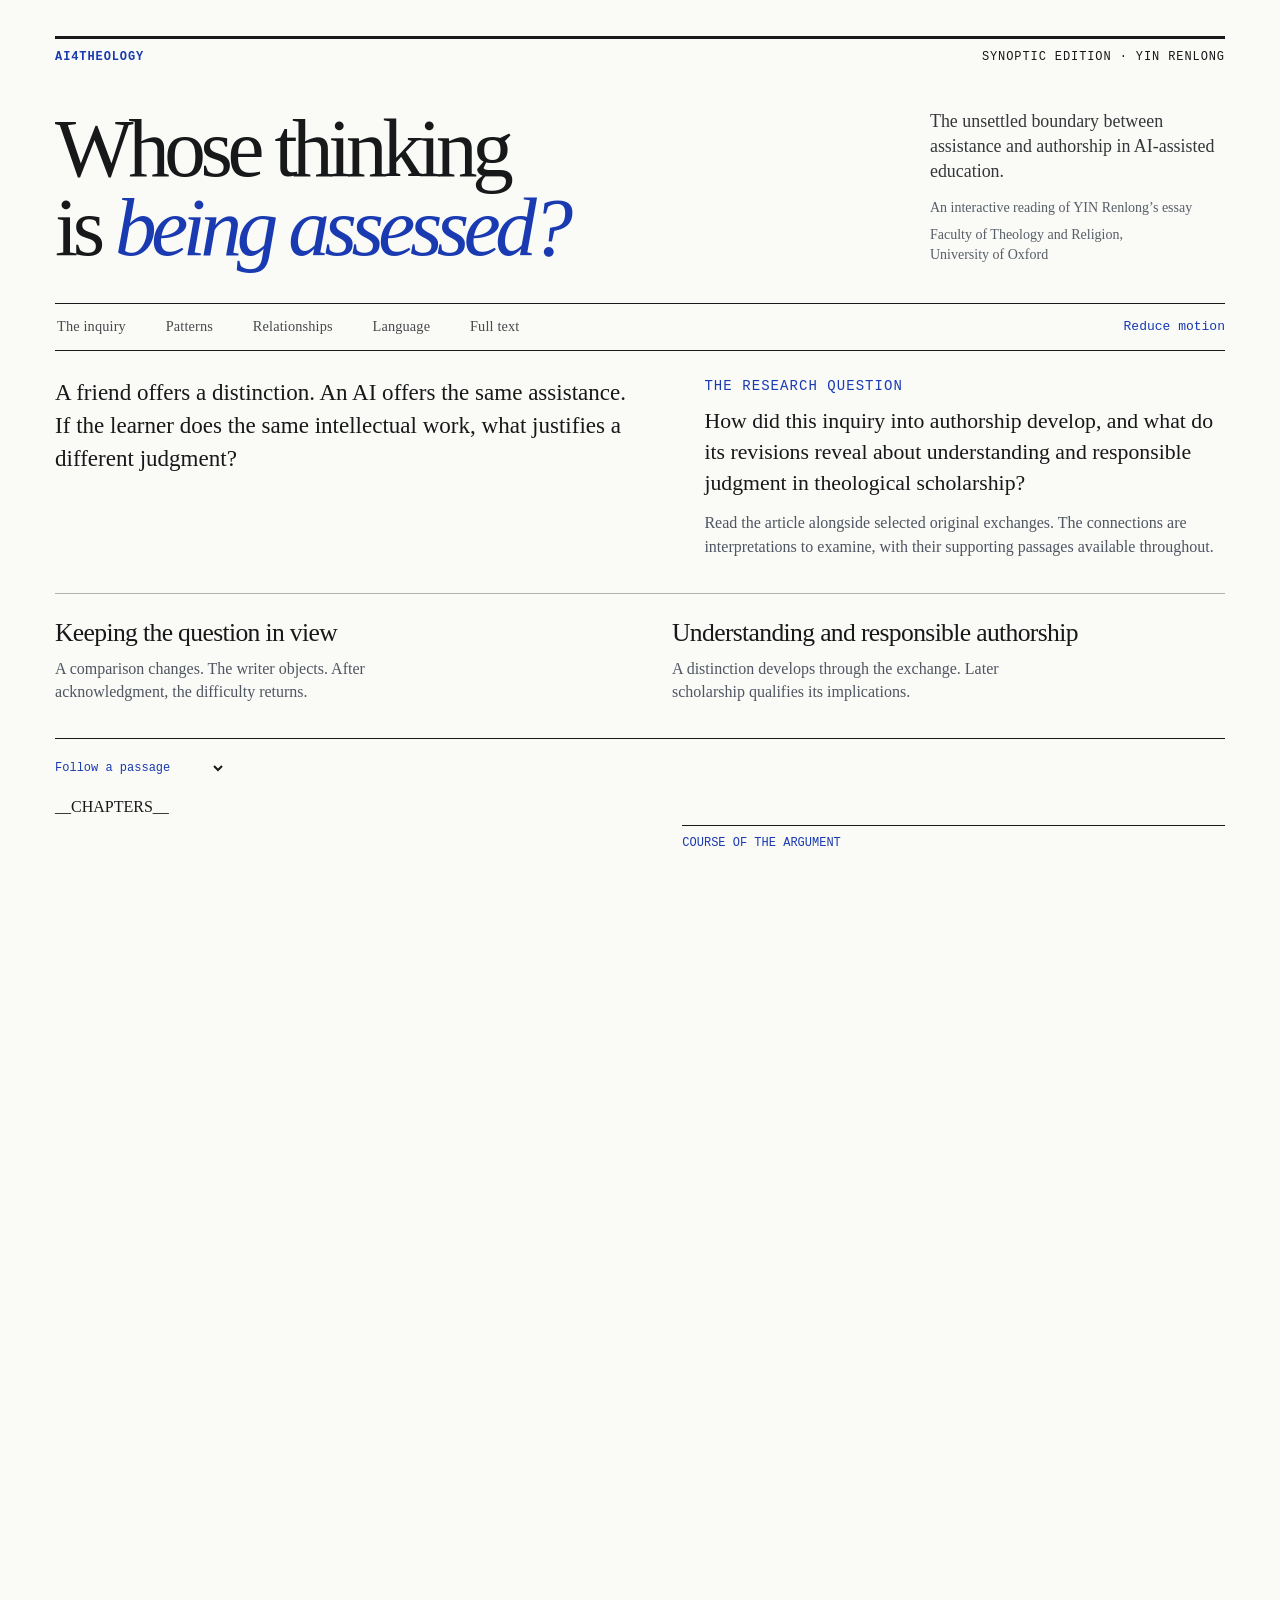
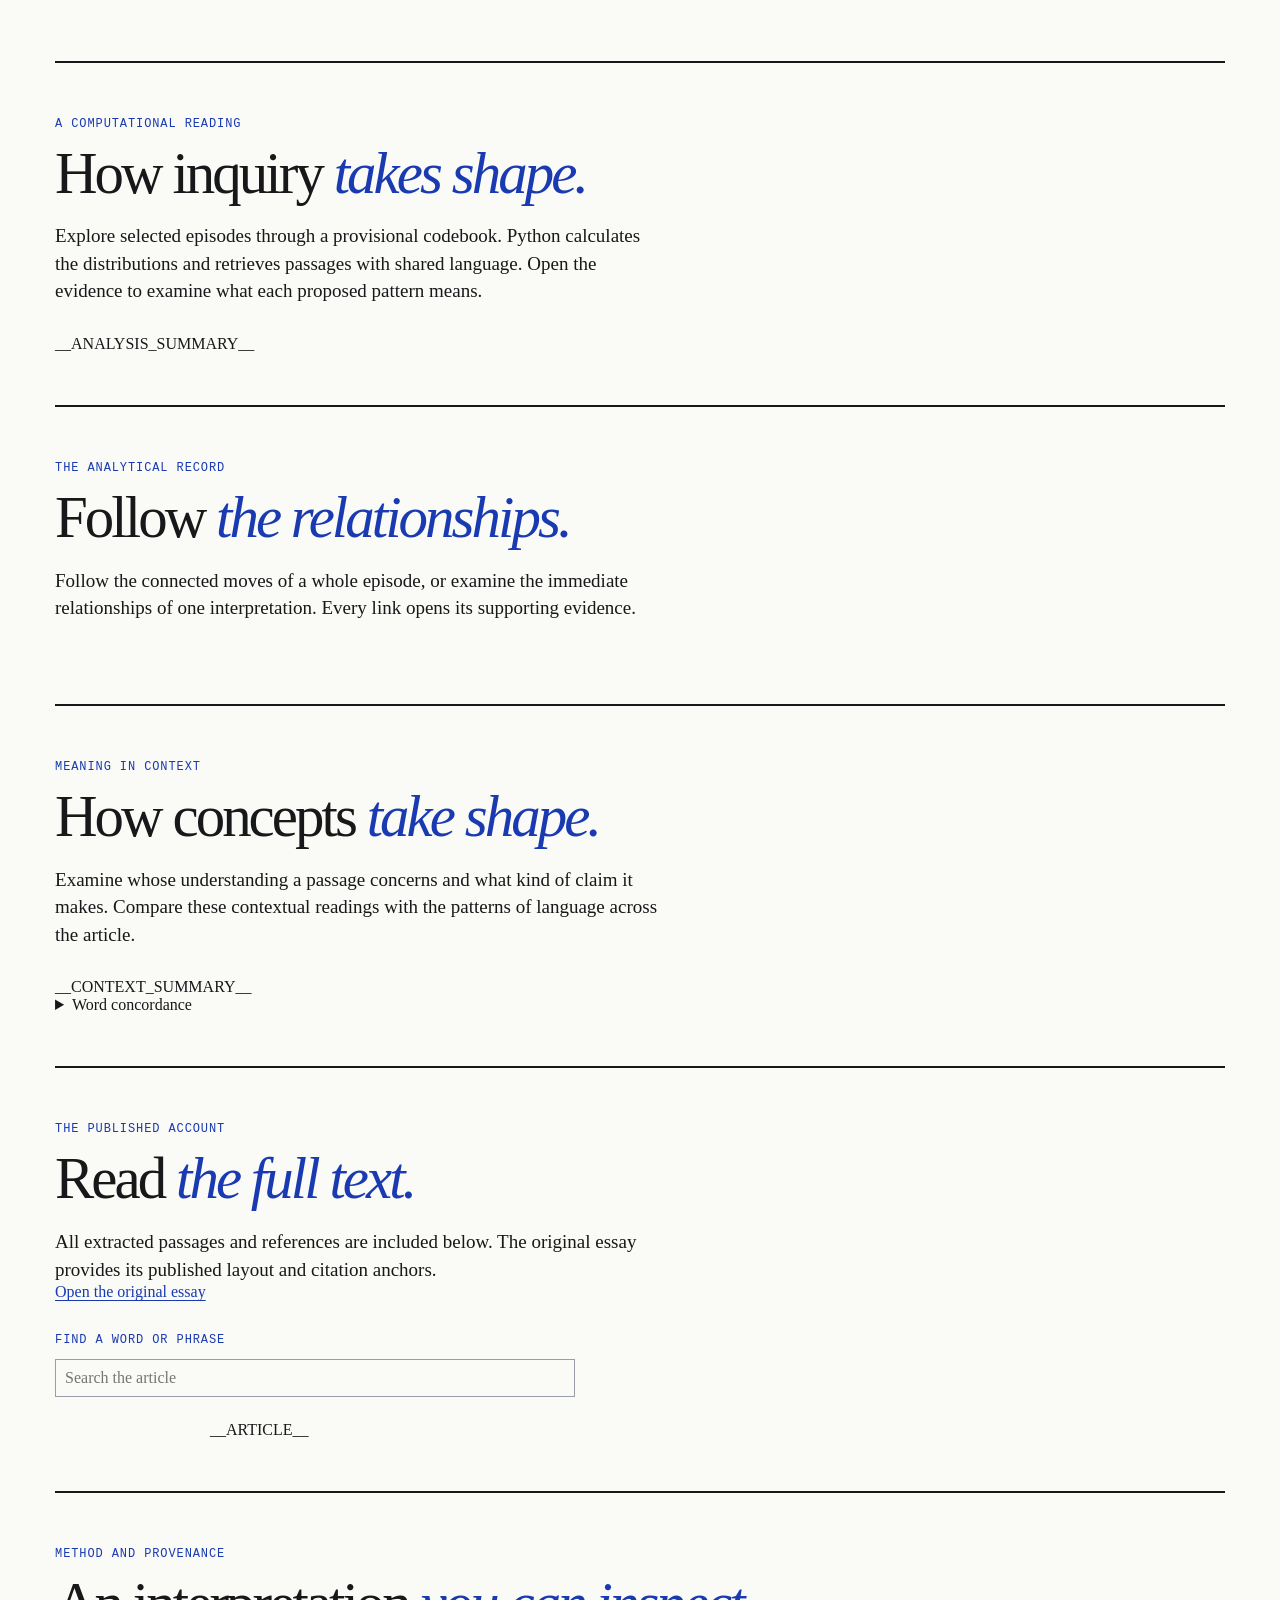
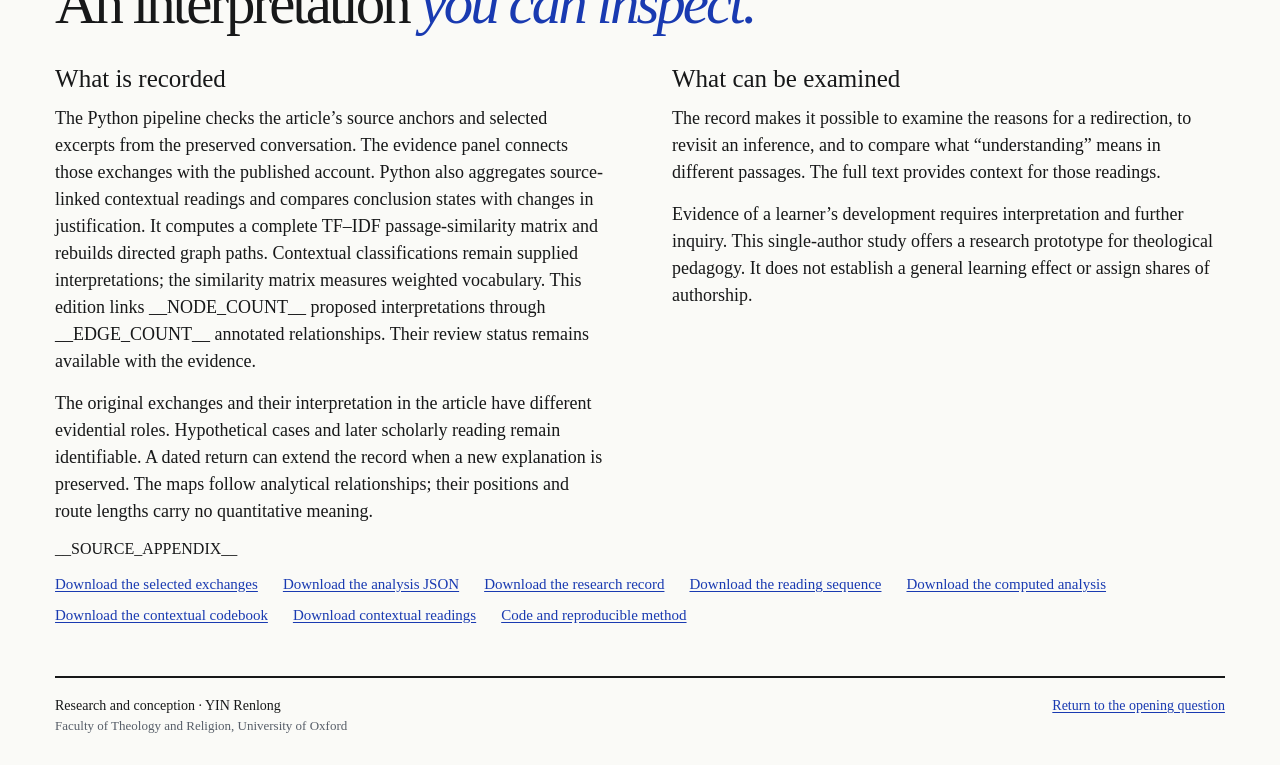
<file: site/edition-template.html>
<!doctype html><html lang="en"><head><meta charset="utf-8"><meta name="viewport" content="width=device-width,initial-scale=1"><meta name="theme-color" content="#fafaf7"><meta name="description" content="An interactive synoptic edition of YIN Renlong’s inquiry into assistance, authorship and theological understanding."><title>Whose Thinking Is Being Assessed? · AI4Theology</title><link rel="icon" href="favicon.svg" type="image/svg+xml"><link rel="stylesheet" href="edition.css"><link rel="stylesheet" href="edition-maps.css"><link rel="stylesheet" href="edition-explorer.css"><link rel="stylesheet" href="edition-analysis.css"><link rel="stylesheet" href="edition-context.css"><script defer src="vendor/gsap.min.js"></script><script type="module" src="edition.js"></script></head><body><a class="skip" href="#inquiry">Skip to the inquiry</a>
<main class="edition synopsis" id="top"><div class="sy-run"><a href="#top"><b>AI4Theology</b></a><span>Synoptic Edition · YIN Renlong</span></div><header class="front"><h1>Whose thinking<br>is <em>being assessed?</em></h1><div class="byline"><p>The unsettled boundary between assistance and authorship in AI-assisted education.</p><p class="credit">An interactive reading of YIN Renlong’s essay</p><p class="affiliation">Faculty of Theology and Religion,<br>University of Oxford</p></div></header>
<nav class="reader-nav" aria-label="Main navigation"><a href="#inquiry">The inquiry</a><a href="#patterns">Patterns</a><a href="#relationships">Relationships</a><a href="#language">Language</a><a href="#article">Full text</a><button id="motion" type="button" aria-pressed="false">Reduce motion</button></nav>
<div class="intro"><p>A friend offers a distinction. An AI offers the same assistance. If the learner does the same intellectual work, what justifies a different judgment?</p><div class="research-purpose"><p class="sy-label">The research question</p><p>How did this inquiry into authorship develop, and what do its revisions reveal about understanding and responsible judgment in theological scholarship?</p><p class="note">Read the article alongside selected original exchanges. The connections are interpretations to examine, with their supporting passages available throughout.</p></div></div>
<nav class="case-focus" aria-label="Two featured episodes"><a href="#comparison"><span class="focus-label">Keeping the question in view</span><span class="focus-description">A comparison changes. The writer objects. After acknowledgment, the difficulty returns.</span></a><a href="#whose-understanding"><span class="focus-label">Understanding and responsible authorship</span><span class="focus-description">A distinction develops through the exchange. Later scholarship qualifies its implications.</span></a></nav>
<section id="inquiry" aria-label="Development of the inquiry"><div class="chapter-nav"><label for="chapter-select">Follow a passage</label><select id="chapter-select">__OPTIONS__</select><span id="progress" class="note" aria-live="off"></span></div><div class="reading"><div class="episodes">__CHAPTERS__</div><aside class="map-aside" aria-label="Current argument diagram"><div class="map-label"><span>Course of the argument</span><span id="map-ref"></span></div><div id="map-holder"></div><p id="map-basis" class="note"></p></aside></div></section>
<section id="patterns" class="research-section"><header class="section-title"><p class="sy-label">A computational reading</p><h2>How inquiry <em>takes shape.</em></h2><p>Explore selected episodes through a provisional codebook. Python calculates the distributions and retrieves passages with shared language. Open the evidence to examine what each proposed pattern means.</p></header><div id="reasoning-changes"></div><div id="analysis-explorer">__ANALYSIS_SUMMARY__</div><noscript><p>Download the <a href="data/collaboration-report.md">analysis report</a> or <a href="data/collaboration-episodes.csv">episode table</a> for the complete results.</p></noscript></section>
<section id="relationships" class="research-section"><header class="section-title"><p class="sy-label">The analytical record</p><h2>Follow <em>the relationships.</em></h2><p>Follow the connected moves of a whole episode, or examine the immediate relationships of one interpretation. Every link opens its supporting evidence.</p></header><div id="explorer"></div></section>
<section id="language" class="research-section"><header class="section-title"><p class="sy-label">Meaning in context</p><h2>How concepts <em>take shape.</em></h2><p>Examine whose understanding a passage concerns and what kind of claim it makes. Compare these contextual readings with the patterns of language across the article.</p></header><div id="contextual-analysis">__CONTEXT_SUMMARY__</div><details class="word-concordance"><summary>Word concordance</summary><p class="note">Literal matches remain available as a reference index. These counts follow explicit word-matching rules; they do not distinguish meanings in context.</p><div class="concordance"><div><label class="sy-label" for="term">Concept</label><select id="term">__TERM_OPTIONS__</select><div id="term-bars"></div><p class="note">Frequency describes the text. Interpreting a change in understanding requires examining the passages.</p></div><div id="term-passages" aria-live="polite"></div></div></details></section>
<section id="article" class="research-section"><header class="section-title"><p class="sy-label">The published account</p><h2>Read <em>the full text.</em></h2><p>All extracted passages and references are included below. The original essay provides its published layout and citation anchors.</p><a href="__ARTICLE_URL__" target="_blank" rel="noopener">Open the original essay</a></header><label class="sy-label" for="article-search">Find a word or phrase</label><input id="article-search" type="search" placeholder="Search the article" autocomplete="off"><p id="search-status" class="note" role="status"></p><div class="article-sections">__ARTICLE__</div></section>
<section id="method" class="research-section"><header class="section-title"><p class="sy-label">Method and provenance</p><h2>An interpretation <em>you can inspect.</em></h2></header><div class="method-columns"><div><h3>What is recorded</h3><p>The Python pipeline checks the article’s source anchors and selected excerpts from the preserved conversation. The evidence panel connects those exchanges with the published account. Python also aggregates source-linked contextual readings and compares conclusion states with changes in justification. It computes a complete TF–IDF passage-similarity matrix and rebuilds directed graph paths. Contextual classifications remain supplied interpretations; the similarity matrix measures weighted vocabulary. This edition links __NODE_COUNT__ proposed interpretations through __EDGE_COUNT__ annotated relationships. Their review status remains available with the evidence.</p><p>The original exchanges and their interpretation in the article have different evidential roles. Hypothetical cases and later scholarly reading remain identifiable. A dated return can extend the record when a new explanation is preserved. The maps follow analytical relationships; their positions and route lengths carry no quantitative meaning.</p></div><div><h3>What can be examined</h3><p>The record makes it possible to examine the reasons for a redirection, to revisit an inference, and to compare what “understanding” means in different passages. The full text provides context for those readings.</p><p>Evidence of a learner’s development requires interpretation and further inquiry. This single-author study offers a research prototype for theological pedagogy. It does not establish a general learning effect or assign shares of authorship.</p></div></div>__SOURCE_APPENDIX__<div class="downloads"><a href="data/inquiry-sources.json" download>Download the selected exchanges</a><a href="data/analysis.json" download>Download the analysis JSON</a><a href="data/research-record.json" download>Download the research record</a><a href="data/edition-chapters.json" download>Download the reading sequence</a><a href="data/collaboration-analysis.json" download>Download the computed analysis</a><a href="data/contextual-codebook.json" download>Download the contextual codebook</a><a href="data/contextual-readings.csv" download>Download contextual readings</a><a href="https://github.com/YIN-Renlong/ai4theology-analysis">Code and reproducible method</a></div></section>
<footer class="edition-footer"><span>Research and conception · YIN Renlong<br><span class="footer-affiliation">Faculty of Theology and Religion, University of Oxford</span></span><a href="#top">Return to the opening question</a></footer></main>
<dialog id="evidence-dialog" aria-labelledby="evidence-title"><header class="dialog-head"><h2 id="evidence-title">Source evidence</h2><button id="close-evidence" type="button">Close</button></header><div id="evidence-body"></div></dialog>
<script id="edition-data" type="application/json">__DATA__</script><noscript><p class="note">The inquiry and complete text are readable above. Interactive maps and filters require JavaScript.</p></noscript></body></html>
</file>
<file: site/edition.css>
.synopsis {
  --sy-ink: #171819;
  --sy-blue: #193ab1;
  --sy-rule: #b0b2b2;
  --sy-paper: #fafaf7;
  box-sizing: border-box; color: var(--sy-ink); background: var(--sy-paper);
  padding: clamp(22px, 4.3vw, 64px) clamp(18px, 5vw, 80px) clamp(30px, 4vw, 58px);
  font-family: "STIX Two Text", Georgia, "Times New Roman", serif;
}
.synopsis *, .synopsis *::before, .synopsis *::after { box-sizing: border-box; }
.synopsis [hidden] { display: none !important; }
.synopsis :is(h2,h3,h4,p,figure,blockquote) { margin: 0; }
.synopsis .sy-run, .synopsis .sy-label, .synopsis .sy-page, .synopsis .sy-caption {
  font-family: "IBM Plex Mono", ui-monospace, "Courier New", monospace;
  font-weight: 500; font-size: 11px; letter-spacing: .075em; line-height: 1.5;
}
.synopsis .sy-run { display: flex; justify-content: space-between; gap: 12px; align-items: baseline; border-top: 3px solid var(--sy-ink); padding-top: 9px; text-transform: uppercase; }
.synopsis .sy-run b { color: var(--sy-blue); font-weight: 700; }
.synopsis .sy-heading { margin: clamp(20px, 3.3vw, 42px) 0 clamp(16px, 2.3vw, 30px); }
.synopsis .sy-heading h2 {
  font: 400 clamp(38px, 5.8vw, 86px)/.97 "STIX Two Text", Georgia, serif;
  letter-spacing: -.065em; color: var(--sy-ink); text-wrap: balance;
}
.synopsis .sy-heading h2 em { color: var(--sy-blue); font-weight: 400; }
.synopsis .sy-pages { display: grid; grid-template-columns: repeat(2,minmax(0,1fr)); position: relative; border-block: 1px solid var(--sy-ink); }
.synopsis .sy-leaf { position: relative; min-width: 0; padding: clamp(12px, 2vw, 26px) clamp(11px, 2.4vw, 34px) clamp(18px, 3.1vw, 40px) 0; }
.synopsis .sy-leaf + .sy-leaf { padding-left: clamp(13px, 2.7vw, 38px); padding-right: 0; border-left: 1px solid var(--sy-rule); }
.synopsis .sy-page { display: flex; justify-content: space-between; gap: 7px; color: #414746; text-transform: uppercase; margin-bottom: clamp(24px, 4.3vw, 66px); }
.synopsis .sy-sigil { display: inline-block; color: var(--sy-blue); font: italic 400 clamp(50px, 8.5vw, 108px)/.73 "STIX Two Text", Georgia, serif; margin-right: .12em; vertical-align: -.01em; }
.synopsis .sy-leaf h3 { font: 400 clamp(24px, 3.5vw, 51px)/1.03 "STIX Two Text", Georgia, serif; letter-spacing: -.055em; margin: 0 0 clamp(12px, 1.6vw, 22px); }
.synopsis .sy-leaf p { font-size: clamp(16px, 1.7vw, 24px); line-height: 1.36; max-width: 28ch; }
.synopsis .sy-join { position: absolute; left: 50%; top: 43%; transform: translate(-50%,-50%); background: var(--sy-paper); color: var(--sy-blue); padding: 8px 6px 10px; line-height: 1; font: italic 400 clamp(21px, 3vw, 42px)/.8 Georgia, serif; }
.synopsis .sy-note { display: grid; grid-template-columns: minmax(120px, .68fr) minmax(0, 2.5fr); gap: clamp(10px, 2vw, 28px); padding: clamp(15px, 2vw, 26px) 0 0; align-items: baseline; }
.synopsis .sy-label { text-transform: uppercase; color: var(--sy-blue); }
.synopsis .sy-note p { font-size: clamp(17px, 1.65vw, 23px); line-height: 1.32; }
.synopsis .sy-rewrite { background: #eff1f9; }
.synopsis .sy-rewrite + .sy-leaf { padding-right: clamp(8px, 1vw, 16px); }
.synopsis .sy-proof { padding-inline: clamp(10px, 1.7vw, 28px); }
.synopsis .sy-leaf .sy-revision { font: 400 clamp(23px, 3.3vw, 46px)/1.14 "STIX Two Text", Georgia, serif; letter-spacing: -.045em; }
.synopsis del { color: #575b61; text-decoration-thickness: .075em; text-decoration-color: var(--sy-blue); }
.synopsis ins { display: inline; color: var(--sy-blue); text-decoration: underline; text-decoration-thickness: .05em; text-underline-offset: .13em; }
.synopsis .sy-link-mark { color: var(--sy-blue); font-size: .6em; vertical-align: super; }
.synopsis .sy-return { border-top: 1px solid var(--sy-ink); border-bottom: 1px solid var(--sy-ink); }
.synopsis .sy-return-line { display: grid; grid-template-columns: 4em minmax(0,1fr) auto; align-items: baseline; gap: 18px; padding: clamp(12px, 2vw, 26px) 0; }
.synopsis .sy-return-line + .sy-return-line { border-top: 1px solid var(--sy-rule); }
.synopsis .sy-return-line span:last-child { font-style: italic; color: var(--sy-blue); font-size: clamp(21px, 2.2vw, 35px); }
.synopsis .sy-return-line strong { font: 400 clamp(23px, 3.2vw, 46px)/1.08 "STIX Two Text", Georgia, serif; letter-spacing: -.05em; }
.synopsis .sy-caption { display: block; color: #424744; margin-top: 7px; letter-spacing: .025em; }
@media(max-width:600px) {
  .synopsis .sy-page { font-size: 9px; letter-spacing: .035em; }
  .synopsis .sy-run { font-size: 9px; }
  .synopsis .sy-leaf h3 .sy-sigil { display: block; margin-bottom: 12px; }
  .synopsis .sy-note { grid-template-columns: 1fr; gap: 4px; }
  .synopsis .sy-return-line { gap: 9px; grid-template-columns: 2.5em minmax(0,1fr); }
  .synopsis .sy-return-line span:last-child { grid-column: 2; }
  .synopsis .sy-join { top: 39%; }
}


:root{--paper:#fafaf7;--ink:#171819;--blue:#193ab1;--hair:#b0b2b2;--mono:"IBM Plex Mono",ui-monospace,"Courier New",monospace;--serif:"STIX Two Text",Georgia,"Times New Roman",serif;--nav-height:52px;scroll-padding-top:calc(var(--nav-height) + 10px);background:var(--paper);color:var(--ink);font-family:var(--serif)}
*{box-sizing:border-box}body{margin:0}button,summary,a{touch-action:manipulation}a{color:var(--blue);text-underline-offset:.16em}a:focus-visible,summary:focus-visible{outline:2px solid var(--blue);outline-offset:4px}.edition{max-width:1530px;margin:0 auto;padding:clamp(18px,2.8vw,42px) clamp(18px,4.3vw,70px) 0}.edition .sy-run{font-size:12px}.sy-run a{color:inherit}.front{display:grid;grid-template-columns:minmax(0,2fr) minmax(150px,.7fr);align-items:end;gap:32px;margin:clamp(20px,3.4vw,51px) 0 clamp(20px,2.8vw,41px)}.front h1{font:400 clamp(48px,6.5vw,98px)/.95 var(--serif);letter-spacing:-.065em;margin:0}.front h1 em{font-weight:400;color:var(--blue)}.byline{font:400 clamp(16px,1.4vw,21px)/1.38 var(--serif);margin:0 0 2px;color:#34373a}.byline cite{display:block;font-size:.9em;margin-top:2px}
.reader-nav{position:sticky;top:0;z-index:9;display:flex;gap:clamp(10px,2.6vw,40px);align-items:stretch;flex-wrap:wrap;border-block:1px solid var(--ink);background:var(--paper);min-height:48px}.reader-nav a{display:flex;align-items:center;gap:.47em;font:500 clamp(12px,1.12vw,16px)/1.15 var(--serif);letter-spacing:.01em;color:#464a4c;text-decoration:none;padding:12px 2px 10px;border-bottom:3px solid transparent}.reader-nav a[aria-current=step]{color:var(--blue);border-color:var(--blue)}.reader-nav a:hover{color:var(--blue)}.reader-nav .num{font:500 11px var(--mono)}.reading{display:grid;grid-template-columns:minmax(0,1.05fr) minmax(0,1fr);gap:clamp(30px,4.5vw,75px);align-items:start}.episodes{min-width:0}.episode{min-width:0;padding:28px 0 42px;min-height:clamp(480px,68vh,760px)}.episode+.episode{border-top:1px solid var(--hair)}.edition .sy-heading{margin:0 0 18px}.edition .sy-heading h2{font-size:clamp(32px,3.15vw,52px);line-height:1.02}.edition .sy-page{font-size:12px;letter-spacing:.025em;margin-bottom:clamp(22px,2.6vw,38px);gap:5px;flex-wrap:wrap}.edition .sy-leaf{padding:16px clamp(12px,1.4vw,24px) 18px 0}.edition .sy-leaf+.sy-leaf{padding:16px 8px 18px clamp(15px,1.7vw,26px)}.edition .sy-leaf h3{font-size:clamp(22px,2.1vw,34px);margin-bottom:10px;line-height:1.1}.edition .sy-sigil{font-size:1.52em}.edition .sy-leaf p{font-size:clamp(16px,1.33vw,21px);line-height:1.36}.edition .sy-join{font-size:24px;top:42%}.edition .sy-leaf .sy-revision{font-size:clamp(21px,2.2vw,34px);line-height:1.17}.edition .sy-note{grid-template-columns:1fr;padding-top:16px;gap:5px}.edition .sy-note p{font-size:clamp(17px,1.35vw,22px);line-height:1.43}.edition .sy-label{font-size:12px}.edition .sy-return-line{grid-template-columns:3.3em minmax(0,1fr) auto;gap:9px;padding:14px 0}.edition .sy-return-line strong{font-size:clamp(19px,1.75vw,29px)}.edition .sy-return-line span:last-child{font-size:clamp(16px,1.6vw,24px)}.original{margin-top:18px}.original summary{cursor:pointer;color:var(--blue);font:500 13px/1.5 var(--mono);width:fit-content;padding:4px 6px 4px 0}.original blockquote{margin:9px 0 0;padding-left:16px;border-left:2px solid var(--blue);font-size:clamp(17px,1.4vw,21px);line-height:1.5}.map-aside{position:sticky;top:calc(var(--nav-height) + 22px);padding:0;margin:27px 0 36px;min-width:0}.mobile-map{display:none}.edition-footer{border-top:2px solid var(--ink);display:flex;justify-content:space-between;align-items:baseline;gap:18px;padding:18px 0 30px;font:400 14px/1.4 var(--serif)}.edition-footer p{max-width:58ch}.skip{position:absolute;left:-9999px}.skip:focus{left:12px;top:8px;z-index:10;background:var(--paper);padding:8px}.only-sr{position:absolute;inline-size:1px;block-size:1px;overflow:hidden;clip-path:inset(50%)}
@media(max-width:810px){.edition{padding:20px clamp(16px,4.5vw,36px) 0}.front{grid-template-columns:1fr;gap:10px}.front h1{font-size:clamp(44px,8vw,66px)}.byline{font-size:16px}.byline cite{display:inline;margin-left:4px}.reading{display:block}.episode{min-height:0;padding:21px 0 32px}.map-aside{display:none}.mobile-map{display:block;margin-top:20px}.reader-nav{gap:clamp(8px,2.6vw,24px)}.reader-nav a{min-height:44px;font-size:14px}.edition .sy-leaf h3 .sy-sigil{display:inline}.edition .sy-return-line span:last-child{grid-column:auto}.edition .sy-join{top:35%}.edition .sy-heading h2{font-size:clamp(30px,5.4vw,42px)}.edition-footer{flex-wrap:wrap;gap:7px}.edition .sy-page{font-size:11px}.edition .sy-run{font-size:11px}}
@media(max-width:380px){.reader-nav{gap:6px}.reader-nav a{gap:.28em;font-size:13px}.edition .sy-return-line{grid-template-columns:2.8em minmax(0,1fr)}.edition .sy-return-line span:last-child{grid-column:2}.edition .sy-leaf h3 .sy-sigil{display:block;margin-bottom:9px}}
@media print{.reader-nav,.map-aside,.skip,.original summary,.sy-run a{display:none}.reading{display:block}.mobile-map{display:block}.episode{min-height:0;break-inside:avoid}.edition{padding:0}.original blockquote{display:block}.edition-footer a{color:inherit}}
[hidden]{display:none!important}button,input,select{font:inherit}button{cursor:pointer;color:var(--blue);border:0;border-bottom:1px solid currentColor;padding:5px 0;background:none}button:focus-visible,input:focus-visible,select:focus-visible{outline:2px solid var(--blue);outline-offset:4px}input,select{max-width:100%;border:1px solid #999eaa;border-radius:0;color:var(--ink);background:var(--paper);padding:9px;font-size:16px}select{appearance:auto}label{display:block}.sy-run a{text-decoration:none}.front .credit{font-size:14px;color:#575e68;margin:14px 0 0}.reader-nav{gap:clamp(12px,2.8vw,42px)}.reader-nav #motion{margin-left:auto;font:13px var(--mono);border:0;max-width:105px;line-height:1.2}.intro{display:grid;grid-template-columns:1.1fr 1fr;gap:6vw;padding:25px 0 34px}.intro>p{font-size:clamp(19px,1.8vw,25px);line-height:1.42;margin:0}.intro .note{font:15px/1.5 var(--serif);color:#4f5561}.note{font-size:14px;line-height:1.5;color:#4f5561}.chapter-nav{display:flex;align-items:center;gap:18px;padding:11px 0;border-top:1px solid var(--ink)}.chapter-nav label{font:12px var(--mono);color:var(--blue)}.chapter-nav select{border:0;font-size:16px;max-width:65%}#progress{margin-left:auto;white-space:nowrap}.episode{min-height:clamp(510px,76vh,810px)}.episode .sy-note{margin:14px 0}.episode .sy-note p+p{margin-top:10px}.episode .sy-heading h2{font-style:normal}.episode .sy-heading h2 em{color:var(--blue)}.episode .chapter-kicker{font:12px/1.5 var(--mono);letter-spacing:.04em;color:var(--blue);margin:0 0 14px}.source-list{display:flex;gap:8px;flex-wrap:wrap;margin-top:15px}.source-list button{font:13px/1.3 var(--mono);padding:6px 3px}.episode blockquote{font-size:19px;line-height:1.4;border-left:2px solid var(--blue);padding-left:15px;margin:18px 0}.episode blockquote cite{display:block;font:12px var(--mono);margin-top:8px}.map-label{display:flex;justify-content:space-between;gap:12px;border-top:1px solid var(--ink);padding:10px 0;color:var(--blue);font:12px/1.3 var(--mono);text-transform:uppercase}.research-section{padding:52px 0;border-top:2px solid var(--ink);scroll-margin-top:70px}.section-title{margin-bottom:30px}.section-title h2{font:400 clamp(34px,4.6vw,66px)/1.05 var(--serif);letter-spacing:-.05em;margin:10px 0 18px}.section-title h2 em{font-weight:400;color:var(--blue)}.section-title>p:not(.sy-label){max-width:64ch;font-size:19px;line-height:1.45}.concordance,.method-columns{display:grid;grid-template-columns:1fr 1fr;gap:5vw}.concordance select{margin:8px 0 18px;width:100%}#term-bars{display:grid;gap:12px}.term-bar{display:block;text-align:left;font:14px/1.3 var(--serif);border:0}.term-bar span{display:flex;justify-content:space-between;gap:10px}.term-bar i{display:block;height:8px;background:var(--blue);width:var(--width);margin-top:6px;opacity:.7}.term-bar[aria-pressed=true] i{opacity:1}.term-bar[aria-pressed=true]{font-weight:bold}#term-passages{max-height:570px;overflow:auto;padding:0 15px 0 0}.term-passage{border-top:1px solid var(--hair);padding:13px 0;font-size:17px;line-height:1.5}.term-passage button{font:13px var(--mono)}.term-passage p{margin:7px 0}mark{background:#dce3fa;color:var(--ink);padding:0 1px}.article-sections{max-width:860px;margin:24px auto 0}.article-sections details{border-top:1px solid var(--hair);padding:13px 0}.article-sections summary{cursor:pointer;font-size:21px;line-height:1.3}.article-sections .full-paragraph{font:18px/1.65 var(--serif);margin:24px 0}.para-ref{font:12px var(--mono);color:var(--blue);text-decoration:none;display:inline-block;min-width:47px;margin-right:6px}.article-links{display:flex;gap:6px 12px;flex-wrap:wrap;margin-top:4px;font:12px/1.5 var(--mono)}#article-search{display:block;width:min(100%,520px);margin-top:10px}.method-columns h3{font-size:25px;font-weight:400;margin:0 0 12px}.method-columns p{font-size:18px;line-height:1.5;margin:0 0 15px}.downloads{display:flex;gap:14px 25px;flex-wrap:wrap;margin-top:18px;font-size:15px}dialog{width:min(740px,calc(100% - 28px));max-height:88svh;border:1px solid var(--ink);padding:clamp(20px,4vw,43px);color:var(--ink);background:var(--paper)}dialog::backdrop{background:#10152fd1}.dialog-head{display:flex;align-items:start;justify-content:space-between;gap:25px;border-bottom:1px solid var(--hair);padding-bottom:15px}.dialog-head h2{font-size:29px;font-weight:400;margin:0}.dialog-head button{font-size:15px}#evidence-body h3{font-size:22px;font-weight:400;margin:20px 0 10px}#evidence-body p{font-size:17px;line-height:1.5}#evidence-body blockquote{font-size:21px;line-height:1.45;margin:14px 0;padding-left:16px;border-left:2px solid var(--blue)}#evidence-body .note{font-size:13px}.evidence-section+.evidence-section{border-top:1px solid var(--hair);margin-top:25px}.evidence-section summary{font-size:14px;cursor:pointer;color:var(--blue)}.evidence-section details p{font-size:16px}body.no-motion *{animation:none!important;transition:none!important;scroll-behavior:auto!important}
@media(max-width:810px){.intro,.concordance,.method-columns{grid-template-columns:1fr;gap:20px}.episode{min-height:0}.reader-nav{gap:15px}.reader-nav a{font-size:14px}.reader-nav #motion{font-size:11px;max-width:65px}.chapter-nav{gap:7px}.chapter-nav label{font-size:11px}.chapter-nav select{max-width:66%;padding-left:0}#progress{display:none}.research-section{padding:34px 0}.edition .sy-leaf p{font-size:16px}.edition .sy-page{font-size:11px}.mobile-map{margin:23px 0 10px}.front .credit{font-size:13px}.episode .sy-heading h2{font-size:33px}.article-sections .full-paragraph{font-size:17px}}
@media(max-width:420px){.reader-nav{gap:11px}.reader-nav a{font-size:13px}.reader-nav #motion{font-size:10px;max-width:50px}.reader-nav{min-height:48px}.sy-run{letter-spacing:0!important}.map-label{font-size:11px}}
@media print{.map-aside,#motion,button,.chapter-nav{display:none}.intro,.concordance,.method-columns{display:block}.mobile-map{display:block}.episode,.research-section{min-height:0;break-inside:auto}.article-sections details{display:block}}
@media(max-width:600px){.reader-nav{display:grid;grid-template-columns:repeat(4,auto);gap:0 12px;justify-content:space-between}.reader-nav a{padding:10px 0 5px;min-height:38px}.reader-nav #motion{grid-column:1/-1;justify-self:end;max-width:none;white-space:nowrap;margin:0;padding:0 0 8px;min-height:26px}}
.front .affiliation{font-size:14px;line-height:1.45;color:#575e68;margin:8px 0 0}.footer-affiliation{font-size:13px;color:#575e68}

/* Keep the desktop diagram in the available viewport, with its caption below. */
@media screen and (min-width:811px){
  .map-aside{
    top:calc(var(--nav-height,48px) + 12px);
    height:calc(100vh - var(--nav-height,48px) - 24px);
    height:calc(100dvh - var(--nav-height,48px) - 24px);
    margin:27px 0 12px;
    display:grid;
    grid-template-rows:auto minmax(0,1fr) auto;
  }
  #map-holder{min-height:0}
  #map-holder .inquiry-map{
    height:100%;
    display:grid;
    grid-template-rows:minmax(0,1fr) auto;
  }
  #map-holder .inquiry-map svg{height:100%;min-height:0;width:100%}
  .map-aside #map-basis{margin:4px 0 0}
}

@media(max-width:600px){.reader-nav{grid-template-columns:repeat(3,auto)}.reader-nav #motion{grid-column:auto;align-self:center;justify-self:end;padding:8px 0;white-space:normal;max-width:70px}.reader-nav a{min-height:40px}}

/* Prova3: two close readings within the established synoptic edition. */
.research-purpose{min-width:0}
.edition .research-purpose .sy-label{font-size:14px;margin:0 0 9px}
.research-purpose>p:not(.sy-label):not(.note){font-size:clamp(19px,1.7vw,24px);line-height:1.42}
.edition .research-purpose .note{font-size:16px;margin-top:12px;line-height:1.5}
.case-focus{display:grid;grid-template-columns:1fr 1fr;gap:clamp(22px,5vw,70px);border-top:1px solid var(--hair);padding:22px 0 29px}
.case-focus>a{display:block;min-width:0;text-decoration:none;padding:2px 0 5px}
.focus-label{display:block;color:var(--ink);font:400 clamp(22px,2vw,29px)/1.14 var(--serif);letter-spacing:-.025em;margin-bottom:10px;text-wrap:balance}
.focus-description{display:block;color:#4f5561;font:400 16px/1.45 var(--serif);max-width:47ch}
.case-focus>a:hover .focus-label{text-decoration:underline;text-decoration-thickness:1px;text-underline-offset:.2em;color:var(--blue)}
.chapter-analysis{border-top:1px solid var(--hair);margin:24px 0 0;padding:19px 0 0}
.edition .chapter-analysis h3{font:400 clamp(21px,1.8vw,27px)/1.2 var(--serif);letter-spacing:-.025em;margin:0 0 11px}
.edition .chapter-analysis p{font-size:17px;line-height:1.5;margin:0 0 11px}
.edition .chapter-analysis .analysis-status,.edition .analysis-status{font:400 14px/1.5 var(--mono);color:#555d69;letter-spacing:0}
.chapter-analysis [data-alignment],.source-list [data-alignment]{font-size:14px;min-height:44px;text-align:left}
.chapter-analysis a{font-size:16px}
.alignment-source{padding:19px 0 0;min-width:0}
.alignment-source+.alignment-source{border-top:1px solid var(--hair);margin-top:21px}
#evidence-body .alignment-source h4{font:400 22px/1.25 var(--serif);margin:0 0 12px}
#evidence-body .alignment-source p{overflow-wrap:anywhere}
#evidence-body .alignment-source .note,#evidence-body .alignment-source .analysis-status{font-size:14px;line-height:1.5}
.alignment-source details{border-top:1px solid var(--hair);padding-top:12px;margin:16px 0}
.alignment-source summary{font-size:16px;line-height:1.4;cursor:pointer;color:var(--blue);padding:4px 0}
.alignment-source .original-text{white-space:pre-wrap;overflow-wrap:anywhere}
.alignment-source a,.alignment-source button{font-size:16px;line-height:1.4}
.alignment-source .source-meta{font:400 14px/1.5 var(--mono);color:#555d69}
@media(max-width:810px){
  .case-focus{grid-template-columns:1fr;gap:19px;padding:20px 0 23px}
  .case-focus>a+a{border-top:1px solid var(--hair);padding-top:19px}
  .focus-label{font-size:25px}
  .focus-description{max-width:56ch}
  .chapter-analysis{margin-top:21px;padding-top:16px}
}
@media print{.case-focus{display:none}.chapter-analysis{break-inside:avoid}}

.chapter-change{display:grid;grid-template-columns:1fr 1fr;gap:12px 24px;margin:0 0 16px;padding:0}
.chapter-change>div{min-width:0}
.chapter-change dt{font:400 14px/1.4 var(--mono);color:#555d69;margin-bottom:5px}
.chapter-change dd{font:400 19px/1.35 var(--serif);margin:0;overflow-wrap:anywhere}
.edition .chapter-analysis .pedagogical-question{border-left:2px solid var(--blue);padding-left:14px;margin-top:16px;font-size:17px}
.pedagogical-question strong{display:block;font:400 14px/1.5 var(--mono);color:var(--blue);margin-bottom:5px}
.source-archive{border-block:1px solid var(--hair);margin:25px 0;padding:16px 0}
.source-archive>summary{font:400 21px/1.35 var(--serif);color:var(--blue);cursor:pointer;padding:4px 0}
.source-archive>.note{font-size:16px;line-height:1.5;max-width:74ch;margin:14px 0}
.source-archive .alignment-source{max-width:78ch;margin-inline:auto}
.source-archive .alignment-source h3{font:400 23px/1.25 var(--serif);margin:0 0 12px}
.source-archive .alignment-source p{font-size:17px;line-height:1.55;margin:10px 0}
.source-archive .alignment-source .analysis-status{font-size:14px}
.alignment-source .alignment-quotation,.alignment-source details p,.source-archive .alignment-source h3+p{white-space:pre-wrap;overflow-wrap:anywhere}
.alignment-source .alignment-quotation{line-height:1.55}
@media(max-width:810px){.chapter-change{gap:10px 18px}.chapter-change dt{font-size:14px}.chapter-change dd{font-size:18px}.source-archive>summary{font-size:20px}}
</file>
<file: site/edition-maps.css>
.inquiry-map{--map-paper:#f2f3f6;--map-ink:#171819;--map-blue:#193ab1;margin:0;min-width:0;color:var(--map-ink)}
.inquiry-map svg{display:block;width:100%;height:auto;background:var(--map-paper);border:1px solid #b0b5c1;overflow:hidden}
.inquiry-map .map-terrain path{fill:none;stroke:#75849c;stroke-width:1;opacity:.3}
.inquiry-map .map-grid{fill:none;stroke:#8290a8;stroke-width:.8;stroke-dasharray:1 4;opacity:.3}
.inquiry-map .map-name{font:600 25px 'STIX Two Text',Georgia,serif;letter-spacing:-.035em;fill:var(--map-ink)}
.inquiry-map .map-small{font:400 21px 'STIX Two Text',Georgia,serif;fill:#304268}
.inquiry-map .map-fine{font:400 20px 'STIX Two Text',Georgia,serif;fill:#304268}
.inquiry-map text{paint-order:stroke;stroke:var(--map-paper);stroke-width:5px;stroke-linejoin:round}
.inquiry-map .map-route,.inquiry-map .map-detour,.inquiry-map .map-return{fill:none;stroke:#536587;stroke-width:3.2;stroke-linecap:round;stroke-linejoin:round}
.inquiry-map .map-detour{stroke:#30343c;stroke-dasharray:6 6}
.inquiry-map .map-return{stroke:var(--map-blue);stroke-width:3.8}
.inquiry-map .map-station{fill:var(--map-paper);stroke:#304775;stroke-width:2.8}
.inquiry-map .map-diamond{fill:#30343c;stroke:var(--map-paper);stroke-width:2}
.inquiry-map .map-arrow{fill:var(--map-blue)}
.inquiry-map .map-question{font:italic 400 42px Georgia,serif;fill:var(--map-blue)}
.inquiry-map .map-question-large{font-size:82px}
.inquiry-map .map-episode-name{font:600 24px 'STIX Two Text',Georgia,serif;letter-spacing:-.025em;fill:var(--map-ink)}
.inquiry-map .map-episode-note{font:400 24px 'STIX Two Text',Georgia,serif;fill:#304268}
.inquiry-map figcaption{margin-top:10px;color:#363d49;font:400 clamp(15px,1.2vw,18px)/1.4 'STIX Two Text',Georgia,serif}
@media(prefers-reduced-motion:reduce){.inquiry-map [data-trace]{animation:none!important;transition:none!important}}
</file>
<file: site/edition-explorer.css>
.edition-explorer{--ex-ink:#171819;--ex-blue:#193ab1;--ex-rule:#b0b2b2;--ex-paper:#fafaf7;color:var(--ex-ink);font-family:Georgia,'Times New Roman',serif;min-width:0}
.edition-explorer *{box-sizing:border-box}.edition-explorer button,.edition-explorer input{font:inherit;color:inherit}.edition-explorer button{cursor:pointer}.edition-explorer button:focus-visible,.edition-explorer input:focus-visible,.edition-explorer summary:focus-visible{outline:2px solid var(--ex-blue);outline-offset:3px}.edition-explorer .ex-note{max-width:78ch;font-size:17px;line-height:1.5;color:#42454b;margin:12px 0 22px}.edition-explorer .ex-counts{display:grid;grid-template-columns:repeat(4,minmax(0,1fr));border-block:1px solid var(--ex-ink);margin-bottom:28px}.edition-explorer .ex-count{position:relative;display:grid;gap:5px;text-align:left;border:0;border-right:1px solid var(--ex-rule);background:transparent;padding:17px 20px 20px}.edition-explorer .ex-count:first-child{padding-left:0}.edition-explorer .ex-count:last-child{border-right:0}.edition-explorer .ex-count strong{font-size:42px;font-weight:400;line-height:1;color:var(--ex-blue)}.edition-explorer .ex-count span{font-size:15px;line-height:1.3}.edition-explorer .ex-count[aria-pressed=true]{background:#eef1fb}.edition-explorer .ex-count .ex-count-bar{position:absolute;bottom:0;left:0;width:calc(var(--amount)*100%);height:3px;background:var(--ex-blue)}.edition-explorer .ex-layout{display:grid;grid-template-columns:minmax(220px,.55fr) minmax(0,1.65fr);gap:32px;align-items:start}.edition-explorer .ex-search-label{font:500 13px/1.4 ui-monospace,monospace;display:block;color:#414651}.edition-explorer .ex-search{display:block;margin:9px 0 6px;border:1px solid var(--ex-rule);width:100%;padding:10px 9px;background:var(--ex-paper);font-size:16px}.edition-explorer .ex-search::placeholder{font-size:13px;color:#565d68}.edition-explorer .ex-reset{padding:7px 0;border:0;background:none;font-size:14px;text-decoration:underline;text-underline-offset:3px;color:var(--ex-blue)}.edition-explorer .ex-tally{font:12px/1.4 ui-monospace,monospace;color:#414651;margin:8px 0 12px}.edition-explorer .ex-node-list{max-height:540px;overflow:auto;border-block:1px solid var(--ex-rule);scrollbar-color:#7d88a1 #f1f1ee}.edition-explorer .ex-node-button{display:grid;grid-template-columns:34px minmax(0,1fr);gap:7px;width:100%;text-align:left;align-items:baseline;border:0;border-bottom:1px solid #d9dbdf;background:transparent;padding:12px 7px;font-size:16px;line-height:1.3}.edition-explorer .ex-node-button[aria-pressed=true]{background:#eef1fb;color:var(--ex-blue);box-shadow:inset 3px 0 var(--ex-blue)}.edition-explorer .ex-node-button:hover,.edition-explorer .ex-neighbor-button:hover{background:#edf0f6}.edition-explorer .ex-record-id{font:500 12px/1.3 ui-monospace,monospace;color:var(--ex-blue)}.edition-explorer .ex-detail{scroll-margin-top:90px;border-top:2px solid var(--ex-ink);padding-top:14px}.edition-explorer .ex-kicker{font:500 12px/1.4 ui-monospace,monospace;color:var(--ex-blue);margin:0 0 11px}.edition-explorer .ex-detail h3{font:400 clamp(25px,3vw,38px)/1.1 Georgia,serif;letter-spacing:-.035em;margin:0 0 14px}.edition-explorer .ex-interpretation{font-size:19px;line-height:1.45;margin:0 0 15px;max-width:67ch}.edition-explorer .ex-meta{display:flex;flex-wrap:wrap;gap:10px 25px;border-block:1px solid var(--ex-rule);padding:10px 0;margin:12px 0}.edition-explorer .ex-meta div{display:grid;gap:2px}.edition-explorer .ex-meta dt{font:12px/1.4 ui-monospace,monospace;color:#4a505b}.edition-explorer .ex-meta dd{font-size:15px;line-height:1.4;margin:0}.edition-explorer .ex-text-button{border:0;border-bottom:1px solid var(--ex-blue);color:var(--ex-blue);background:none;padding:4px 0;margin-bottom:3px;font-size:15px;line-height:1.4;text-align:left}.edition-explorer .ex-small-heading{font-size:21px;font-weight:400;letter-spacing:-.02em;margin:25px 0 15px}.edition-explorer .ex-graph{display:grid;grid-template-columns:1fr 1.12fr 1fr;gap:26px;position:relative;min-height:200px;padding:10px 0;isolation:isolate}.edition-explorer .ex-lines{position:absolute;inset:0;width:100%;height:100%;pointer-events:none;z-index:-1;overflow:visible}.edition-explorer .ex-lines path{fill:none;stroke:#7385b4;stroke-width:1.3}.edition-explorer .ex-lines .ex-arrow{stroke:var(--ex-blue)}.edition-explorer .ex-neighbors{display:flex;flex-direction:column;justify-content:center;gap:19px}.edition-explorer .ex-neighbor-button{width:100%;display:grid;gap:5px;padding:10px;border:1px solid #adb5c5;background:var(--ex-paper);text-align:left;font-size:15px;line-height:1.25}.edition-explorer .ex-edge-label{font:11px/1.4 ui-monospace,monospace;color:#4a566c;margin:4px 0 0}.edition-explorer .ex-center{align-self:center}.edition-explorer .ex-current{padding:13px 12px;border:1.5px solid var(--ex-blue);background:#eef1fb;display:grid;gap:8px;font-size:17px;line-height:1.25}.edition-explorer .ex-current strong{font-weight:400}.edition-explorer .ex-graph-note{font-size:14px;line-height:1.4;color:#505763;margin:10px 0}.edition-explorer .ex-empty{font-size:16px;line-height:1.45;color:#4b505b;padding:13px 8px}.edition-explorer .ex-graph>.ex-empty{grid-column:1/-1}.edition-explorer .ex-relations{margin-top:35px;border-top:1px solid var(--ex-ink);padding-top:18px}.edition-explorer .ex-relations>h3{font-size:30px;font-weight:400;margin:0;letter-spacing:-.03em}.edition-explorer .ex-relation{border-bottom:1px solid var(--ex-rule)}.edition-explorer .ex-relation>summary{cursor:pointer;padding:14px 2px;font-size:16px;line-height:1.4}.edition-explorer .ex-relation>summary .ex-record-id{margin:0 9px 0 3px}.edition-explorer .ex-relation-body{padding:0 24px 14px}.edition-explorer .ex-relation-body>p{font-size:17px;line-height:1.45;max-width:83ch;margin:0 0 13px}.edition-explorer .ex-detail-actions{display:flex;gap:12px 23px;flex-wrap:wrap}
@media(max-width:850px){.edition-explorer .ex-layout{grid-template-columns:minmax(190px,.6fr) minmax(0,1.2fr);gap:20px}.edition-explorer .ex-graph{gap:15px}.edition-explorer .ex-neighbor-button{padding:8px;font-size:14px}.edition-explorer .ex-current{padding:10px 8px;font-size:15px}.edition-explorer .ex-count{padding-inline:12px}.edition-explorer .ex-count span{font-size:14px}}
@media(max-width:650px){.edition-explorer .ex-layout{grid-template-columns:1fr}.edition-explorer .ex-node-list{max-height:220px}.edition-explorer .ex-counts{grid-template-columns:1fr 1fr}.edition-explorer .ex-count:nth-child(2){border-right:0}.edition-explorer .ex-count:nth-child(n+3){border-top:1px solid var(--ex-rule)}.edition-explorer .ex-count:first-child{padding-left:12px}.edition-explorer .ex-count strong{font-size:34px}.edition-explorer .ex-meta{gap:10px 17px}.edition-explorer .ex-graph{gap:13px}.edition-explorer .ex-neighbor-button{font-size:13px;padding:7px}.edition-explorer .ex-current{font-size:14px;padding:9px 7px}.edition-explorer .ex-edge-label{font-size:10px}.edition-explorer .ex-relations>h3{font-size:27px}.edition-explorer .ex-relation-body{padding-inline:12px}}
@media(max-width:390px){.edition-explorer .ex-graph{grid-template-columns:1fr}.edition-explorer .ex-center{grid-row:1}.edition-explorer .ex-lines{display:none}.edition-explorer .ex-neighbors{gap:10px}.edition-explorer .ex-neighbor-button,.edition-explorer .ex-current{font-size:16px}.edition-explorer .ex-edge-label{font-size:12px}.edition-explorer .ex-graph-note{font-size:13px}}
@media print{.edition-explorer .ex-directory{display:none}.edition-explorer .ex-layout{display:block}.edition-explorer .ex-counts{break-inside:avoid}.edition-explorer .ex-graph{break-inside:avoid}}

/* Episode-scale reading retains every recorded link among the selected ideas. */
.edition-explorer .ex-layout-compact{display:block}
.edition-explorer .ex-catalogue{margin:0 0 22px;border-block:1px solid var(--ex-rule)}
.edition-explorer .ex-catalogue>summary{padding:14px 2px;min-height:48px;font-size:17px;line-height:1.4;color:var(--ex-blue);cursor:pointer}
.edition-explorer .ex-catalogue .ex-directory{padding:0 0 18px}
.edition-explorer .ex-catalogue .ex-counts{margin-bottom:18px}
.edition-explorer .ex-catalogue .ex-count{padding-block:12px 15px}
.edition-explorer .ex-catalogue .ex-count strong{font-size:32px}
.edition-explorer .ex-catalogue .ex-search-label{max-width:560px;font-size:14px}
.edition-explorer .ex-catalogue .ex-tally{font-size:14px}
.edition-explorer .ex-catalogue .ex-node-list{display:grid;grid-template-columns:repeat(3,minmax(0,1fr));max-height:280px;overflow:auto}
.edition-explorer .ex-catalogue .ex-node-button{align-content:start;padding:13px 10px;min-height:58px}
@media(max-width:850px){.edition-explorer .ex-catalogue .ex-node-list{grid-template-columns:repeat(2,minmax(0,1fr))}}
@media(max-width:650px){.edition-explorer .ex-catalogue .ex-node-list{grid-template-columns:1fr;max-height:260px}}
.edition-explorer [hidden]{display:none!important}
.edition-explorer select:focus-visible{outline:2px solid var(--ex-blue);outline-offset:3px}
.edition-explorer .ex-graph-section{margin-top:32px;border-top:1px solid var(--ex-ink);padding-top:7px;min-width:0}
.edition-explorer .ex-graph-section .ex-small-heading{font-size:30px;margin:18px 0 20px}
.edition-explorer .ex-graph-controls{display:flex;justify-content:space-between;align-items:end;gap:20px 36px;flex-wrap:wrap}
.edition-explorer .ex-view-controls{display:flex;gap:18px;flex-wrap:wrap}
.edition-explorer .ex-view-button{font-size:16px;line-height:1.35;padding:10px 0;min-height:44px;border:0;border-bottom:2px solid transparent;background:none;color:#545b67}
.edition-explorer .ex-view-button[aria-pressed=true]{color:var(--ex-blue);border-bottom-color:var(--ex-blue)}
.edition-explorer .ex-episode-label{display:grid;gap:7px;flex:0 1 560px;font:400 14px/1.4 ui-monospace,monospace;color:#4a505b;min-width:0}
.edition-explorer .ex-episode-select{font:400 16px/1.4 Georgia,serif;background:var(--ex-paper);color:var(--ex-ink);border:1px solid var(--ex-rule);padding:10px;max-width:100%;width:100%}
.edition-explorer .ex-episode-intro{font-size:18px;line-height:1.5;max-width:85ch;margin:20px 0 14px}
.edition-explorer .ex-graph-legend{display:flex;flex-wrap:wrap;gap:12px 25px;margin:14px 0 4px}
.edition-explorer .ex-legend-item{display:inline-flex;align-items:center;gap:9px;font-size:15px;line-height:1.4}
.edition-explorer .ex-legend-item i{width:29px;border-top:2px solid #657ca8}
.edition-explorer .ex-legend-item.ex-family-interaction i{border-color:var(--ex-blue);border-top-width:3px}
.edition-explorer .ex-legend-item.ex-family-reported_sequence i{border-color:#424954;border-top-style:dashed}
.edition-explorer .ex-graph.ex-whole-episode{display:block;min-height:0;padding:0;background:linear-gradient(135deg,#f1f3f9 0%,#fafaf7 60%);border-block:1px solid #d6dae4;margin-top:18px}
.edition-explorer .ex-episode-stage{position:relative;max-width:1080px;margin-inline:auto;padding:30px 78px;isolation:isolate}
.edition-explorer .ex-episode-cards{display:grid;grid-template-columns:minmax(0,1fr) minmax(0,1fr);column-gap:150px;row-gap:70px;align-items:stretch}
.edition-explorer .ex-episode-node{position:relative;z-index:1;display:flex;flex-direction:column;justify-content:center;gap:10px;min-width:0;min-height:102px;padding:16px 18px;border:1px solid #a9b3c7;background:var(--ex-paper);text-align:left;color:var(--ex-ink);line-height:1.25;box-shadow:0 2px 0 #dce0ea}
.edition-explorer .ex-episode-node[aria-pressed=true]{border:2px solid var(--ex-blue);background:#eef1fb;padding:15px 17px;box-shadow:0 3px 0 #bcc7ed}
.edition-explorer .ex-episode-node:hover{background:#eef1fb}
.edition-explorer .ex-episode-node-meta{font:400 14px/1.35 ui-monospace,monospace;color:#4d5d7d}
.edition-explorer .ex-episode-node-title{font:400 clamp(18px,1.7vw,23px)/1.2 Georgia,serif;letter-spacing:-.02em;overflow-wrap:break-word}
.edition-explorer .ex-episode-lines{position:absolute;inset:0;width:100%;height:100%;z-index:0;pointer-events:none;overflow:visible}
.edition-explorer .ex-episode-lines path{fill:none;stroke:#657ca8;stroke-width:2.3;vector-effect:non-scaling-stroke}
.edition-explorer .ex-episode-lines .ex-family-interaction{stroke:var(--ex-blue);stroke-width:3}
.edition-explorer .ex-episode-lines .ex-family-reported_sequence{stroke:#424954;stroke-dasharray:7 5}
.edition-explorer .ex-episode-lines .ex-episode-arrow{stroke-dasharray:none;stroke-linejoin:round;stroke-linecap:round}
.edition-explorer .ex-edge-control{position:absolute;z-index:2;transform:translate(-50%,-50%);font:400 14px/1.2 ui-monospace,monospace;min-width:44px;min-height:32px;padding:5px;border:1px solid #a9b3c7;background:var(--ex-paper);color:#3f598c;text-align:center;cursor:pointer}
.edition-explorer .ex-edge-control:hover,.edition-explorer .ex-edge-control:focus-visible{background:#e8edff;border-color:var(--ex-blue)}
.edition-explorer .ex-edge-control.ex-family-interaction{color:var(--ex-blue);border-color:var(--ex-blue)}
.edition-explorer .ex-edge-control.ex-family-reported_sequence{color:#424954;border-style:dashed}
.edition-explorer .ex-episode-link-list{display:grid;grid-template-columns:1fr 1fr;gap:0 30px;margin-top:14px;border-top:1px solid var(--ex-rule)}
.edition-explorer .ex-episode-link{display:flex;align-items:baseline;gap:12px;border:0;border-bottom:1px solid #d9dce3;background:none;text-align:left;font-size:16px;line-height:1.5;padding:12px 0;min-height:44px}
.edition-explorer .ex-episode-link .ex-record-id{font-size:14px;flex:0 0 35px}
.edition-explorer .ex-episode-link:hover{color:var(--ex-blue)}
.edition-explorer .ex-graph-section>.ex-text-button{min-height:44px;font-size:16px}
.edition-explorer .ex-episode-stage.ex-compact{padding:25px 85px 25px 12px}
.edition-explorer .ex-compact .ex-episode-cards{grid-template-columns:1fr;row-gap:38px}
.edition-explorer .ex-compact .ex-episode-node{min-height:90px;padding:15px}
.edition-explorer .ex-compact .ex-episode-node-title{font-size:19px}
.edition-explorer .ex-compact .ex-episode-node[aria-pressed=true]{padding:14px}
.edition-explorer .ex-graph-note{font-size:15px;line-height:1.5;max-width:85ch}
@media(max-width:650px){.edition-explorer .ex-graph-section .ex-small-heading{font-size:27px}.edition-explorer .ex-episode-link-list{grid-template-columns:1fr}.edition-explorer .ex-graph-controls{gap:15px}.edition-explorer .ex-episode-label{flex-basis:100%}.edition-explorer .ex-neighbor-button,.edition-explorer .ex-current{font-size:15px}.edition-explorer .ex-edge-label{font-size:14px}}
@media print{.edition-explorer .ex-graph-controls,.edition-explorer .ex-edge-control{display:none}.edition-explorer .ex-episode-stage{break-inside:avoid}.edition-explorer .ex-episode-link-list{display:block}}
</file>
<file: site/edition-analysis.css>
.edition-analysis{--an-tint:#edf0fb;--an-muted:#535b68;--an-line:#bdc1ca;font:18px/1.5 var(--serif);min-width:0}.edition-analysis :is(section,div){min-width:0}.edition-analysis :is(h3,h4){font-weight:400;line-height:1.13;letter-spacing:-.035em}.edition-analysis h3{font-size:clamp(27px,3vw,40px)}.edition-analysis h4{font-size:24px}.edition-analysis .an-note{font:14px/1.5 var(--serif);color:var(--an-muted);max-width:88ch}.edition-analysis .an-kicker,.edition-analysis .an-actor{font:13px/1.45 var(--mono);letter-spacing:.02em;color:var(--blue)}.edition-analysis button:focus-visible,.edition-analysis [tabindex]:focus-visible{outline:2px solid var(--blue);outline-offset:3px}.edition-analysis :is(summary,button){touch-action:manipulation}.edition-analysis summary{cursor:pointer;color:var(--blue);font:16px/1.4 var(--serif);padding:10px 0}.edition-analysis summary::marker{color:var(--blue)}
.an-summary{display:grid;grid-template-columns:repeat(4,minmax(0,1fr));margin:0 0 18px;border-block:1px solid var(--ink)}.an-summary>div{display:flex;flex-direction:column-reverse;justify-content:end;gap:7px;padding:20px 22px 20px 0}.an-summary>div+div{border-left:1px solid var(--an-line);padding-left:22px}.an-summary dt{font:14px/1.4 var(--serif);color:var(--an-muted)}.an-summary dd{font:400 clamp(32px,4vw,54px)/1 var(--serif);letter-spacing:-.045em;margin:0;color:var(--blue);white-space:nowrap}.an-coverage-section{padding:12px 0 24px}.an-coverage-details>p{padding:8px 0 15px}.an-coverage-grid{display:grid;grid-template-columns:repeat(auto-fit,minmax(25px,1fr));gap:4px;max-width:100%}.an-coverage-cell{height:28px;min-height:28px;min-width:25px;border:1px solid #aeb5ca;background:transparent;padding:0}.an-coverage-cell.is-annotated{background:var(--blue);border-color:var(--blue);box-shadow:inset 0 0 0 5px var(--paper)}.an-coverage-cell:hover{outline:2px solid var(--blue);outline-offset:0}
.an-study{border-top:1px solid var(--an-line);padding-top:30px}.an-subhead{margin-bottom:22px}.an-subhead h3{margin-bottom:12px!important}.an-subhead>p{font:18px/1.5 var(--serif);max-width:80ch}.an-tools{display:flex;align-items:center;gap:14px;flex-wrap:wrap;margin:22px 0 18px}.an-tools label{font:14px var(--serif)}.an-tools select{min-width:200px;font-size:16px}.an-tools .an-note{margin-left:auto}.an-table-scroll{width:100%;overflow-x:auto;border-top:1px solid var(--ink)}.an-matrix{border-collapse:collapse;width:100%;min-width:760px;table-layout:fixed;font-size:15px;line-height:1.35}.an-matrix th,.an-matrix td{padding:14px 10px;text-align:center;border-bottom:1px solid var(--an-line);vertical-align:middle}.an-matrix thead th{font-weight:400;color:#414854;padding-block:18px}.an-matrix .an-matrix-episode{width:27%;text-align:left;padding-left:0}.an-matrix tbody th{font-weight:400}.an-matrix tbody tr.is-selected{background:var(--an-tint)}.an-episode-choice{text-align:left;line-height:1.3;font:17px/1.3 var(--serif);border:0;padding:5px 0;color:var(--ink)}.an-episode-choice:hover,.an-episode-choice[aria-pressed=true]{color:var(--blue)}.an-basis-label{display:block;font:12px/1.4 var(--mono);color:var(--an-muted);margin-top:6px}.an-matrix-cell{font:14px/1.2 var(--serif);min-height:44px;width:100%;border:1px solid #b8c3ed;background:transparent;padding:7px 3px;color:var(--blue)}.an-matrix-cell:hover{background:#dfe5fb}.an-matrix-cell[aria-pressed=true]{background:var(--blue);border-color:var(--blue);color:#fff}.an-unassigned{font-size:18px;color:#737884}.an-matrix tfoot{font:13px/1.4 var(--mono);color:var(--an-muted)}.an-matrix tfoot th{text-align:left;padding-left:0;font-weight:400}.edition-analysis .an-matrix-note{margin:12px 0 25px}
.an-episode-detail{padding:26px 0 28px;border-block:1px solid var(--ink)}.an-episode-detail>.an-kicker{margin-bottom:9px}.an-episode-detail>h3{margin-bottom:15px}.an-episode-summary{max-width:90ch;font-size:19px}.edition-analysis .an-selected-code{border-left:2px solid var(--blue);padding:12px 18px;margin-top:20px;font-size:17px;line-height:1.5}.an-selected-code strong{font-weight:400;color:var(--blue)}.an-episode-columns{display:grid;grid-template-columns:minmax(0,1.15fr) minmax(0,1fr);gap:4vw;margin-top:28px}.an-route>.an-note{margin-top:7px}.an-moves{margin:18px 0 0;padding:0;list-style:none}.an-moves li{border-left:1px solid #a6b2db;position:relative;padding:0 0 24px 21px}.an-moves li:last-child{padding-bottom:0}.an-moves li::before{content:'';position:absolute;left:-5px;top:6px;inline-size:9px;block-size:9px;border:1.5px solid var(--blue);background:var(--paper)}.an-moves li p{margin-top:5px!important;font-size:17px;line-height:1.45}.an-change{border-left:1px solid var(--an-line);padding-left:3vw}.an-states{display:grid;grid-template-columns:1fr 1fr;margin:17px 0 16px;border-block:1px solid var(--an-line)}.an-states>div{padding:12px 8px 13px 0}.an-states>div+div{padding-left:14px;border-left:1px solid var(--an-line)}.an-states dt{font:13px/1.4 var(--mono);color:var(--an-muted);margin-bottom:9px}.an-states dd{margin:0;font:25px/1.1 var(--serif);color:var(--blue);letter-spacing:-.025em}.an-change>p{font-size:17px;line-height:1.5}.an-version-evidence{margin-top:15px}.an-source-links{display:flex;gap:5px 12px;flex-wrap:wrap;margin-top:7px}.an-source-link{font:13px/1.3 var(--mono);padding:6px 0;min-height:30px}.an-reflection{margin-top:28px;border-top:1px solid var(--an-line);padding-top:23px}.an-reflection h4{margin-bottom:10px!important}.an-reflection>p:not(.an-note){font-size:20px;line-height:1.4;max-width:78ch}.an-reflection>.an-note{margin-top:13px}.an-episode-source{margin-top:18px}.an-codebook{padding:14px 0 22px}.an-codebook>p{margin:10px 0 20px!important}.an-codebook section{padding:17px 0;border-top:1px solid var(--an-line);max-width:90ch}.an-codebook h4{margin-bottom:10px!important}.an-codebook section p{font-size:16px;line-height:1.5;margin-bottom:8px!important}.an-codebook section strong{font-weight:400;color:var(--blue)}
.an-relations,.an-returns{border-top:1px solid var(--ink);padding-top:30px;margin-top:20px}.an-family-layout,.an-return-layout{display:grid;grid-template-columns:minmax(0,.9fr) minmax(0,1.1fr);gap:5vw;margin:25px 0}.an-family-bars{display:grid;gap:22px;align-content:start}.an-family-bar,.an-return-choice{display:block;width:100%;border:0;text-align:left;padding:5px 0;font-size:17px}.an-bar-label{display:flex;align-items:baseline;justify-content:space-between;gap:15px}.an-bar-label strong{font-weight:400;font-size:24px}.an-bar-track{display:block;width:100%;height:8px;background:#e4e7ef;margin-top:9px}.an-bar-fill{display:block;height:100%;background:#7b8bc6}.an-family-bar[aria-pressed=true] .an-bar-fill,.an-return-choice[aria-pressed=true] .an-bar-fill{background:var(--blue)}.an-family-bar[aria-pressed=true],.an-return-choice[aria-pressed=true]{color:var(--blue);font-weight:bold}.an-family-detail{border-left:1px solid var(--an-line);padding-left:3vw}.an-family-detail h4{margin-bottom:16px!important}.an-type-row{display:grid;grid-template-columns:1fr auto;gap:4px 16px;padding:11px 0;border-top:1px solid var(--an-line);font-size:16px}.an-type-row>strong{font-weight:400;color:var(--blue)}.an-type-row .an-source-links{grid-column:1/-1;margin:0}.an-return-list{display:grid;grid-template-columns:1fr 1fr;gap:16px 22px;align-content:start}.an-return-choice{font:13px/1.3 var(--mono)}.an-return-choice .an-bar-track{height:5px}.an-return-detail{padding:18px 0 18px 3vw;border-left:1px solid var(--an-line);align-self:start}.an-return-detail h4{font-size:36px;margin:10px 0 20px!important}.an-similarity{font-size:15px;color:var(--an-muted)}.an-similarity strong{font:40px/1 var(--serif);color:var(--blue);font-weight:400;letter-spacing:-.035em;margin-right:8px}.an-return-detail>p:not(.an-kicker){margin-bottom:18px!important}.an-return-detail>.an-note{margin-top:16px}.an-retrieval-method{margin:10px 0 20px}.an-retrieval-method p{font-size:16px;margin:12px 0!important;max-width:92ch}.an-downloads{border-top:1px solid var(--an-line);padding-top:20px}
@media(max-width:810px){.an-summary{grid-template-columns:1fr 1fr}.an-summary>div:nth-child(3){border-left:0;padding-left:0}.an-summary>div:nth-child(n+3){border-top:1px solid var(--an-line)}.an-summary dd{font-size:38px}.an-tools{gap:10px}.an-tools .an-note{width:100%;margin-left:0}.an-episode-columns,.an-family-layout,.an-return-layout{grid-template-columns:1fr;gap:25px}.an-change,.an-family-detail,.an-return-detail{border-left:0;padding-left:0;border-top:1px solid var(--an-line);padding-top:22px}.an-episode-detail h3{font-size:29px}.an-episode-summary{font-size:18px}.an-coverage-grid{grid-template-columns:repeat(auto-fit,minmax(26px,1fr))}.an-matrix{min-width:740px}.an-matrix .an-matrix-episode{width:27%}.an-return-list{grid-template-columns:repeat(2,minmax(0,1fr))}.an-return-detail{padding-bottom:0}.an-subhead>p{font-size:17px}.an-states dd{font-size:24px}}
@media print{.an-coverage-details,.an-codebook,.an-retrieval-method{display:block}.an-table-scroll{overflow:visible}.an-matrix{min-width:0}.an-matrix button{display:block!important}.an-family-layout,.an-return-layout,.an-episode-columns{display:block}.an-episode-detail{break-inside:auto}.an-source-links{display:none}}

.an-motifs{border-top:1px solid var(--an-line);padding:10px 0 22px;margin-top:15px}.an-motifs>.an-note{margin:10px 0 20px}.an-motif-grid{display:grid;grid-template-columns:repeat(3,minmax(0,1fr));gap:28px}.an-motif{border-top:1px solid var(--an-line);padding-top:15px}.an-motif+.an-motif{border-left:1px solid var(--an-line);padding-left:24px}.an-motif-count{font:14px/1.4 var(--mono);color:var(--an-muted);margin-bottom:13px!important}.an-motif-count strong{font:38px/1 var(--serif);color:var(--blue);margin-right:6px;font-weight:400}.an-motif h4{font-size:24px;margin-bottom:12px!important}.an-motif>p:not(.an-motif-count){font-size:16px;line-height:1.5}.an-motif>.an-note{font-size:14px!important;margin-top:16px!important}.an-motif-button{font:15px/1.4 var(--serif);margin:12px 0 0}.an-motif-evidence{padding-bottom:5px}.an-motif-evidence+.an-motif-evidence{border-top:1px solid var(--an-line);margin-top:10px;padding-top:8px}@media(max-width:810px){.an-motif-grid{grid-template-columns:1fr;gap:22px}.an-motif+.an-motif{border-left:0;padding-left:0}}
.an-tools select{appearance:none;padding-right:36px;background-image:url("data:image/svg+xml,%3Csvg xmlns='http://www.w3.org/2000/svg' width='16' height='16' viewBox='0 0 16 16'%3E%3Cpath d='m4 6 4 4 4-4' fill='none' stroke='%23193ab1' stroke-width='1.5'/%3E%3C/svg%3E");background-repeat:no-repeat;background-position:right 11px center}.an-basis-label{font-size:13px}

.an-ranked-matches{border-top:1px solid var(--an-line);padding:14px 0;margin-top:20px}.an-ranked-matches>summary{font:18px/1.4 var(--serif);cursor:pointer;color:var(--blue)}.an-ranked-matches .an-returns{margin-top:24px}.an-passage-comparisons{scroll-margin-top:calc(var(--nav-height,52px) + 16px)}
</file>
<file: site/edition-context.css>
.edition-context{--ct-line:#bdc1ca;--ct-muted:#535b68;--ct-tint:#edf0fb;font:18px/1.5 var(--serif);min-width:0}
.edition-context :is(section,div,figure){min-width:0}.edition-context :is(h3,h4,h5){font-weight:400;line-height:1.15;letter-spacing:-.025em}
.ct-heading{margin:0 0 24px}.ct-heading h3{font-size:clamp(28px,3vw,42px);margin:0 0 13px}.ct-heading p{font-size:19px;max-width:86ch;margin:0}
.edition-context .ct-note{font:16px/1.5 var(--serif);color:var(--ct-muted);max-width:88ch}.edition-context .ct-kicker{font:14px/1.5 var(--mono);color:var(--blue);margin:0 0 12px}
.edition-context :is(button,summary,a,[tabindex]):focus-visible{outline:2px solid var(--blue);outline-offset:3px}.edition-context button{font-size:16px;min-height:44px}
.ct-table-scroll{overflow-x:auto;width:100%;margin:24px 0 12px;border-top:1px solid var(--ink)}.ct-table-scroll table{width:100%;border-collapse:collapse;table-layout:fixed}
.ct-table-scroll th,.ct-table-scroll td{border-bottom:1px solid var(--ct-line);padding:10px 7px;vertical-align:middle;text-align:center;font-size:16px;line-height:1.35}
.ct-table-scroll thead th{font-weight:400;color:var(--ct-muted)}.ct-table-scroll th:first-child{width:210px;text-align:left;padding-left:0;font-weight:400}
.ct-concept-table{min-width:960px}.ct-concept-table tbody th{font-size:18px}.ct-section-id{display:block;font:14px var(--mono);color:var(--blue);margin-bottom:8px}.ct-section-size{display:block;font-size:14px;line-height:1.3}
.ct-heat-cell,.ct-count-cell{width:100%;border:1px solid #b4c1ec;padding:9px 5px;color:#10265f;background:color-mix(in srgb,#193ab1 calc(10% + var(--ct-weight,0)*30%),#fafaf7);font-size:19px!important;min-height:48px!important}
.ct-heat-cell:hover,.ct-count-cell:hover{outline:1px solid var(--blue);outline-offset:1px}.ct-heat-cell[aria-pressed=true],.ct-count-cell[aria-pressed=true]{outline:2px solid var(--blue);outline-offset:2px;border-color:var(--blue)}
.ct-empty{color:#737884;font-size:18px}.ct-heat-legend{display:flex;align-items:center;justify-content:flex-end;gap:12px;font:14px/1.4 var(--serif);color:var(--ct-muted);margin:14px 0 20px}.ct-heat-legend i{display:block;width:120px;height:10px;background:linear-gradient(90deg,#e5e9f7,#6579c8);border:1px solid #b4c1ec;flex-shrink:1}
.ct-method{padding:10px 0;border-top:1px solid var(--ct-line);margin:15px 0}.ct-method summary{font:17px/1.4 var(--serif);color:var(--blue);padding:7px 0;cursor:pointer}.ct-method>p{font-size:17px;max-width:86ch}
.ct-section-key{display:grid;grid-template-columns:1fr 1fr;gap:12px 26px;margin:18px 0}.ct-section-key>div{display:grid;grid-template-columns:3.4em 1fr;gap:8px}.ct-section-key dt{font:14px/1.5 var(--mono);color:var(--blue)}.ct-section-key dd{font-size:16px;line-height:1.4;margin:0}
.ct-selection-status{margin:22px 0 10px}.ct-concept-detail{border-block:1px solid var(--ink);padding:25px 0 10px;margin-bottom:22px}.ct-concept-detail h4{font-size:30px;margin:0 0 10px}.ct-concept-detail>p:not(.ct-kicker){max-width:85ch}
.ct-context-record{border-top:1px solid var(--ct-line);padding:23px 0;margin:20px 0 0;max-width:94ch}.ct-context-record>p{font-size:18px}.ct-context-record blockquote{margin:18px 0;padding:0 0 0 18px;border-left:2px solid var(--blue);font-size:20px;line-height:1.45}
.ct-context-meta{display:grid;grid-template-columns:1fr 1fr;gap:20px;margin:12px 0}.ct-context-meta>div{min-width:0}.ct-context-meta dt{font:14px/1.4 var(--mono);color:var(--ct-muted);margin-bottom:6px}.ct-context-meta dd{margin:0;font-size:17px}
.ct-source-links{display:flex;gap:6px 18px;flex-wrap:wrap}.ct-source-links button{font:14px/1.5 var(--mono);min-height:44px;padding:9px 0}.ct-similarity{border-top:1px solid var(--ink);padding-top:32px;margin-top:36px}
.ct-similarity-layout{display:grid;grid-template-columns:minmax(0,1.1fr) minmax(0,1fr);gap:4vw;align-items:start;margin-top:24px}.ct-similarity-figure{margin:0}.ct-matrix-axis{display:flex;justify-content:space-between;gap:10px;align-items:center;font:14px/1.45 var(--mono);color:var(--ct-muted);margin:0 0 10px}.ct-matrix-axis span:nth-child(2){font:14px/1.4 var(--serif);text-align:center}
.ct-connections-section{margin-top:42px;padding-top:32px;border-top:1px solid var(--ink)}
.ct-arc-controls{display:grid;grid-template-columns:minmax(150px,.9fr) minmax(0,1.1fr);align-items:end;gap:18px;padding-bottom:18px;border-bottom:1px solid var(--ct-line)}.ct-arc-controls>.ct-note{margin:0;font-size:15px}.ct-arc-figure{margin:12px 0 0}.ct-arc-svg{display:block;width:100%;height:auto;overflow:visible;background:linear-gradient(180deg,#edf0f880,#fafaf700);border-bottom:1px solid var(--ct-line)}
.ct-arc-rail{stroke:#a7afc1;stroke-width:1;fill:none;vector-effect:non-scaling-stroke}.ct-arc-link{cursor:pointer;outline:none}.ct-arc-stroke{fill:none;stroke:#7f8fae;stroke-width:1.7;stroke-opacity:.65;vector-effect:non-scaling-stroke;pointer-events:none}.ct-arc-hit{fill:none;stroke:transparent;stroke-width:14;vector-effect:non-scaling-stroke;pointer-events:stroke}.ct-arc-link:hover .ct-arc-stroke,.ct-arc-link:focus-visible .ct-arc-stroke{stroke:var(--blue);stroke-opacity:1;stroke-width:3}.ct-arc-link.is-selected .ct-arc-stroke{stroke:var(--blue);stroke-width:3;stroke-opacity:1}.ct-arc-link:focus-visible .ct-arc-hit{stroke:#193ab125}.ct-arc-tick{stroke:#b1b8c9;stroke-width:1;vector-effect:non-scaling-stroke;pointer-events:none}.ct-arc-dot{fill:var(--paper);stroke:#7f8fae;stroke-width:1.2;vector-effect:non-scaling-stroke;pointer-events:none}.ct-arc-tick.is-selected{stroke:var(--blue);stroke-width:2}.ct-arc-dot.is-selected{fill:var(--blue);stroke:var(--blue)}
.ct-arc-axis{position:relative;height:34px;font:14px/1.4 var(--mono);color:var(--ct-muted);margin-top:-24px;pointer-events:none}.ct-arc-axis span{position:absolute;top:0;transform:translateX(-50%)}.ct-arc-figure figcaption{margin:13px 0 20px}.edition-context .ct-arc-selection{font:14px/1.6 var(--mono);color:var(--blue);padding:13px 0;margin:0;border-block:1px solid var(--ct-line)}.ct-arc-list-details{border-top:0;margin:0 0 16px}.ct-arc-pair-list{list-style:none;padding:0;margin:10px 0 0}.ct-arc-pair-list li{margin:0}.edition-context .ct-arc-pair{display:grid;grid-template-columns:2em 1fr auto;align-items:center;gap:14px;width:100%;border:0;border-bottom:1px solid var(--ct-line);padding:12px 8px;text-align:left;background:transparent;font:14px/1.4 var(--mono);color:var(--ink)}.ct-arc-rank{color:var(--ct-muted)}.ct-arc-score{color:var(--blue)}.edition-context .ct-arc-pair:hover,.edition-context .ct-arc-pair.is-selected{background:#e9edf8}.edition-context .ct-arc-pair.is-selected{box-shadow:inset 3px 0 var(--blue)}
.ct-similarity-canvas{display:block;width:100%;aspect-ratio:1;max-width:100%;border:1px solid #aeb5c7;cursor:crosshair;touch-action:pan-y}.ct-hover{font:14px/1.5 var(--mono);color:var(--blue);margin:12px 0;min-height:1.5em}.ct-similarity-legend{justify-content:space-between}.ct-similarity-legend i{flex-grow:1;background:linear-gradient(90deg,#f7f8fc,#193ab1)}
.ct-pair-controls{display:grid;grid-template-columns:1fr 1fr;gap:16px;padding-bottom:20px;border-bottom:1px solid var(--ct-line)}.ct-control{display:flex;flex-direction:column;gap:8px;font:14px/1.4 var(--mono);color:var(--ct-muted)}.ct-control select{font:17px/1.4 var(--serif);width:100%;min-height:44px;padding:9px 34px 9px 10px;color:var(--ink);appearance:none;background:var(--paper) url("data:image/svg+xml,%3Csvg xmlns='http://www.w3.org/2000/svg' width='14' height='9' viewBox='0 0 14 9'%3E%3Cpath d='M1 1l6 6 6-6' fill='none' stroke='%23193ab1' stroke-width='1.5'/%3E%3C/svg%3E") no-repeat right 10px center}
.ct-pair-result{padding-top:20px}.ct-pair-result>h4{font-size:32px;margin:0 0 13px}.ct-pair-score{display:flex;align-items:baseline;gap:14px;margin:0 0 21px}.ct-pair-score strong{font:400 44px/1 var(--serif);letter-spacing:-.04em;color:var(--blue)}.ct-pair-score span{font:14px/1.4 var(--mono);color:var(--ct-muted)}
.ct-pair-passage{border-top:1px solid var(--ct-line);padding:16px 0}.ct-pair-passage h5{font:14px/1.4 var(--mono);color:var(--blue);margin:0 0 7px}.ct-pair-passage>.ct-note{margin:0 0 12px}.ct-pair-passage>p:not(.ct-note){font-size:17px;line-height:1.55;margin:0 0 10px}
.ct-reasoning{border-block:1px solid var(--ink);padding:30px 0;margin:28px 0 32px}.ct-change-tools{display:flex;align-items:end;justify-content:space-between;gap:25px;margin-top:24px}.ct-change-tools .ct-control{min-width:220px}.ct-change-tools>.ct-note{max-width:48ch;margin:0}
.ct-change-table{min-width:590px}.ct-change-table tbody th{font-size:18px}.ct-change-table th:first-child{width:26%}.ct-change-table thead th{padding-block:15px}.ct-change-detail{padding-top:20px;margin-top:24px;border-top:1px solid var(--ct-line)}.ct-change-episode+.ct-change-episode{border-top:1px solid var(--ct-line);margin-top:24px;padding-top:24px}.ct-change-episode h4{font-size:28px;margin:0 0 12px}.ct-change-episode>p:not(.ct-kicker){font-size:18px;max-width:89ch}
.ct-pedagogical{border-left:2px solid var(--blue);padding:0 0 0 16px;margin:20px 0}.ct-pedagogical strong{display:block;font:14px/1.4 var(--mono);color:var(--blue);margin-bottom:8px}.ct-interpretations{margin-top:12px;font-size:16px}
@media(max-width:900px){.ct-similarity-layout{grid-template-columns:1fr}.ct-similarity-figure{max-width:650px}.ct-pair-detail{border-top:1px solid var(--ct-line);padding-top:24px}.ct-pair-result{display:grid;grid-template-columns:1fr 1fr;gap:0 24px}.ct-pair-result>:not(.ct-pair-passage){grid-column:1/-1}}
@media(max-width:600px){.ct-heading p{font-size:18px}.ct-section-key{grid-template-columns:1fr}.ct-pair-result{display:block}.ct-context-meta{grid-template-columns:1fr;gap:12px}.ct-change-tools{display:block}.ct-change-tools .ct-control{max-width:100%;margin-bottom:13px}.ct-heat-legend{gap:8px;font-size:14px}.ct-heat-legend i{width:60px}.ct-matrix-axis{font-size:14px}.ct-matrix-axis span:nth-child(2){max-width:145px}.ct-pair-score{flex-wrap:wrap}.ct-context-record blockquote{font-size:19px}.ct-concept-detail h4{font-size:28px}.ct-change-episode h4{font-size:26px}}
@media(max-width:600px){.ct-arc-controls{grid-template-columns:1fr}.ct-arc-axis{margin-top:-15px}.ct-arc-hit{stroke-width:20}.ct-arc-pair{gap:10px}.ct-arc-svg{margin-top:10px}}
@media print{.ct-similarity-layout{display:block}.ct-table-scroll{overflow:visible}.ct-concept-table,.ct-change-table{min-width:0}.ct-heat-cell,.ct-count-cell{color:var(--ink);border-color:#777}.ct-pair-controls,.ct-change-tools{display:none}.ct-method{break-inside:avoid}.ct-concept-detail,.ct-change-detail{break-inside:auto}}
</file>
